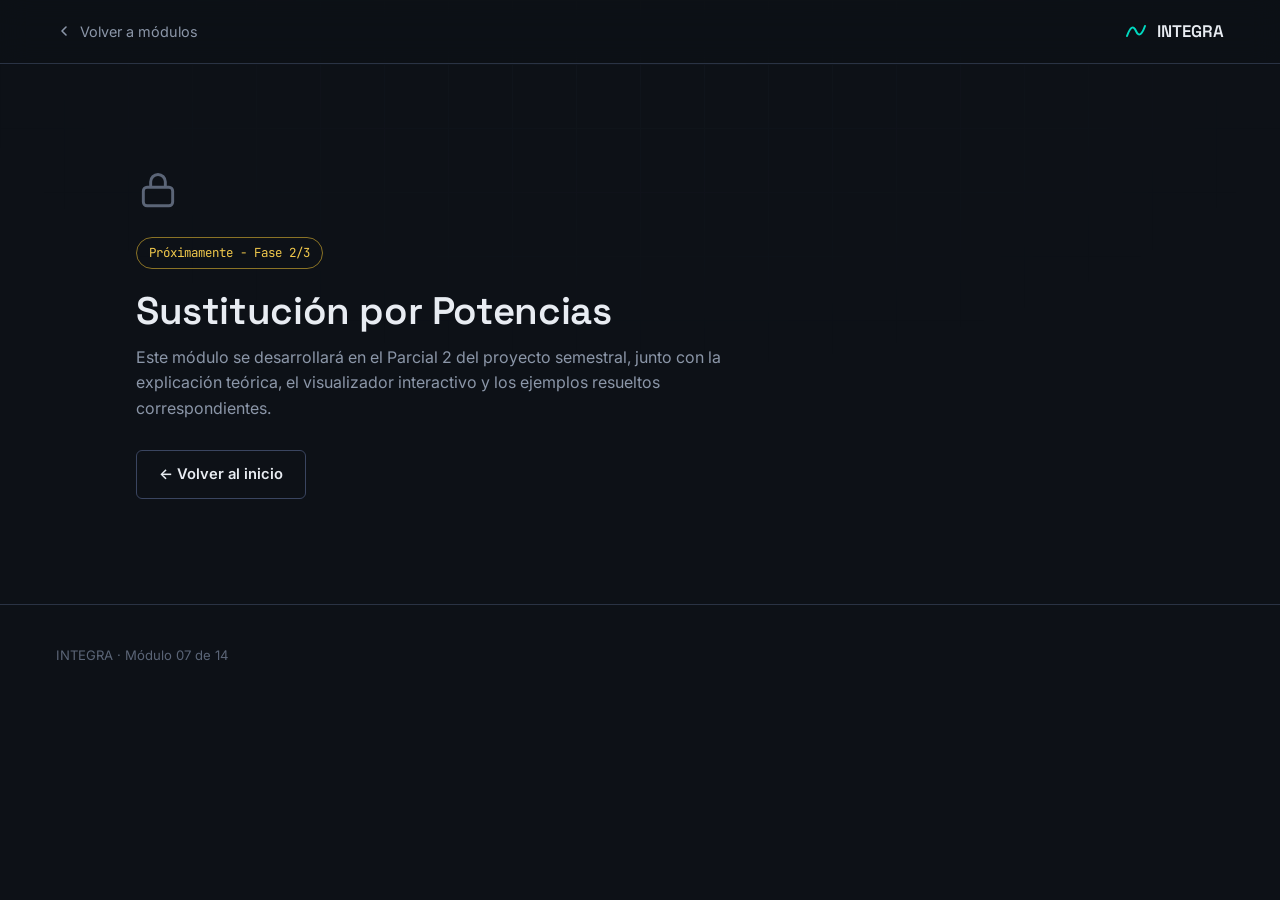
<file: modulo-07-sustitucion/index.html>
<!doctype html>
<html lang="es">
  <head>
    <meta charset="UTF-8" />
    <meta name="viewport" content="width=device-width, initial-scale=1.0" />
    <title>Sustitución por Potencias — INTEGRA</title>
    <link rel="stylesheet" href="../assets/css/design-system.css" />
    <style>
      .locked-state {
        min-height: 60vh;
        display: flex;
        flex-direction: column;
        align-items: flex-start;
        justify-content: center;
        padding: 40px 0;
      }
      .locked-state svg {
        color: var(--text-faint);
        margin-bottom: 24px;
      }
      .locked-state h1 {
        font-size: clamp(1.8rem, 3.2vw, 2.4rem);
        margin-bottom: 12px;
      }
      .locked-state .tag {
        font-family: var(--font-mono);
        font-size: 0.78rem;
        color: var(--warn);
        border: 1px solid #8a7326;
        padding: 5px 12px;
        border-radius: 100px;
        margin-bottom: 20px;
      }
    </style>
  </head>
  <body>
    <nav class="nav">
      <a href="../index.html" class="nav__back">
        <svg width="16" height="16" viewBox="0 0 16 16" fill="none">
          <path
            d="M10 12L6 8l4-4"
            stroke="currentColor"
            stroke-width="1.6"
            stroke-linecap="round"
            stroke-linejoin="round"
          />
        </svg>
        Volver a módulos
      </a>
      <div class="nav__brand">
        <svg class="nav__brand-mark" viewBox="0 0 22 22" fill="none">
          <path
            d="M2 16 Q 7 2, 11 11 T 20 6"
            stroke="#00D9C0"
            stroke-width="2"
            stroke-linecap="round"
          />
        </svg>
        <span class="nav__brand-text">INTEGRA</span>
      </div>
    </nav>
    <main class="wrap">
      <div class="locked-state">
        <svg width="44" height="44" viewBox="0 0 24 24" fill="none">
          <rect
            x="4"
            y="10"
            width="16"
            height="10"
            rx="2"
            stroke="currentColor"
            stroke-width="1.6"
          />
          <path
            d="M8 10V7a4 4 0 018 0v3"
            stroke="currentColor"
            stroke-width="1.6"
          />
        </svg>
        <span class="tag">Próximamente - Fase 2/3</span>
        <h1>Sustitución por Potencias</h1>
        <p>
          Este módulo se desarrollará en el Parcial 2 del proyecto semestral,
          junto con la explicación teórica, el visualizador interactivo y los
          ejemplos resueltos correspondientes.
        </p>
        <a href="../index.html" class="btn btn--ghost" style="margin-top: 28px"
          >← Volver al inicio</a
        >
      </div>
    </main>
    <footer class="footer">
      <span>INTEGRA · Módulo 07 de 14</span>
    </footer>
  </body>
</html>
</file>
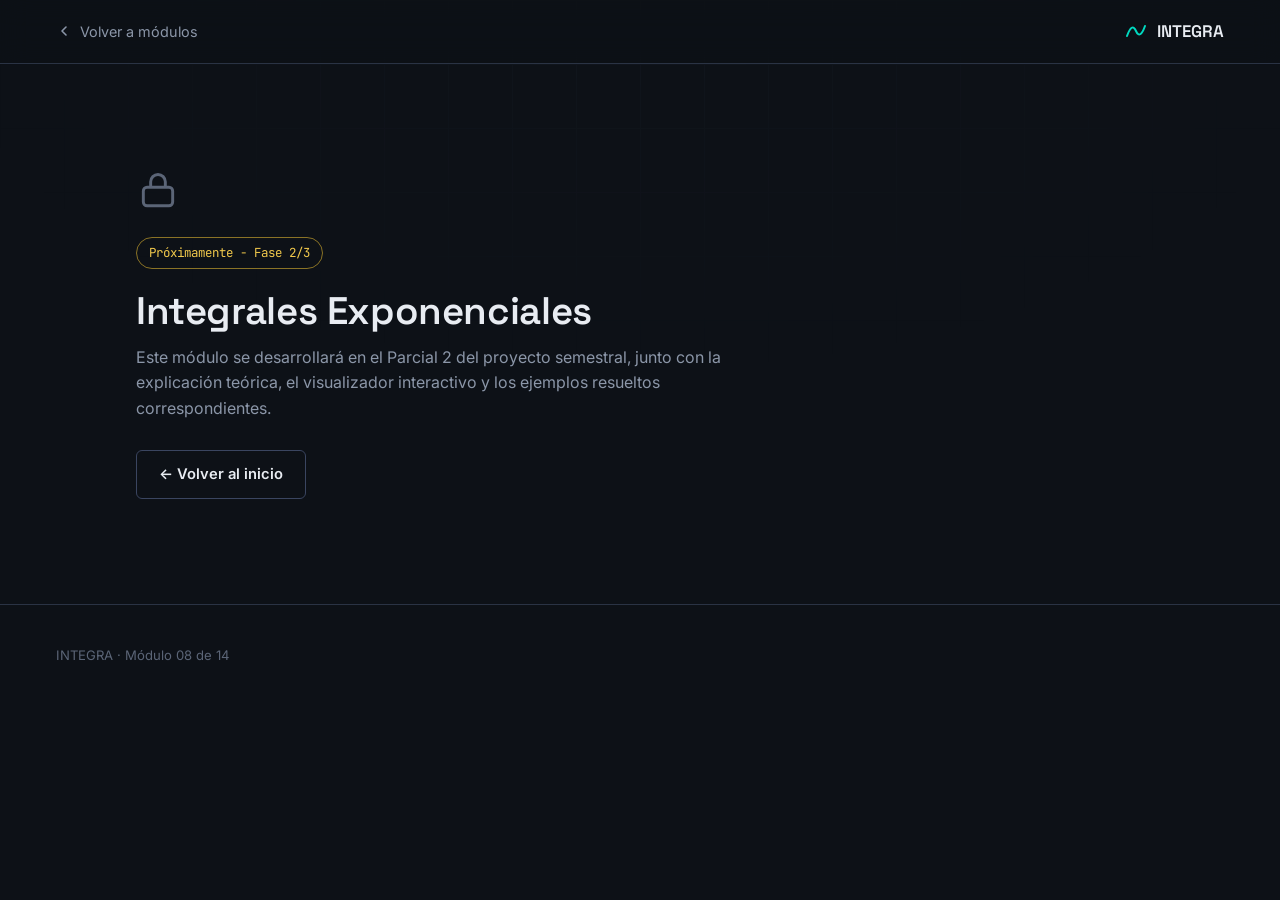
<file: modulo-08-exponenciales/index.html>
<!DOCTYPE html>
<html lang="es">
<head>
<meta charset="UTF-8">
<meta name="viewport" content="width=device-width, initial-scale=1.0">
<title>Integrales Exponenciales — INTEGRA</title>
<link rel="stylesheet" href="../assets/css/design-system.css">
<style>
  .locked-state {
    min-height: 60vh;
    display: flex;
    flex-direction: column;
    align-items: flex-start;
    justify-content: center;
    padding: 40px 0;
  }
  .locked-state svg { color: var(--text-faint); margin-bottom: 24px; }
  .locked-state h1 { font-size: clamp(1.8rem, 3.2vw, 2.4rem); margin-bottom: 12px; }
  .locked-state .tag {
    font-family: var(--font-mono); font-size: 0.78rem; color: var(--warn);
    border: 1px solid #8A7326; padding: 5px 12px; border-radius: 100px; margin-bottom: 20px;
  }
</style>
</head>
<body>
<nav class="nav">
  <a href="../index.html" class="nav__back">
    <svg width="16" height="16" viewBox="0 0 16 16" fill="none"><path d="M10 12L6 8l4-4" stroke="currentColor" stroke-width="1.6" stroke-linecap="round" stroke-linejoin="round"/></svg>
    Volver a módulos
  </a>
  <div class="nav__brand">
    <svg class="nav__brand-mark" viewBox="0 0 22 22" fill="none"><path d="M2 16 Q 7 2, 11 11 T 20 6" stroke="#00D9C0" stroke-width="2" stroke-linecap="round"/></svg>
    <span class="nav__brand-text">INTEGRA</span>
  </div>
</nav>
<main class="wrap">
  <div class="locked-state">
    <svg width="44" height="44" viewBox="0 0 24 24" fill="none"><rect x="4" y="10" width="16" height="10" rx="2" stroke="currentColor" stroke-width="1.6"/><path d="M8 10V7a4 4 0 018 0v3" stroke="currentColor" stroke-width="1.6"/></svg>
    <span class="tag">Próximamente - Fase 2/3</span>
    <h1>Integrales Exponenciales</h1>
    <p>Este módulo se desarrollará en el Parcial 2 del proyecto semestral, junto con la explicación teórica, el visualizador interactivo y los ejemplos resueltos correspondientes.</p>
    <a href="../index.html" class="btn btn--ghost" style="margin-top: 28px;">← Volver al inicio</a>
  </div>
</main>
<footer class="footer">
  <span>INTEGRA · Módulo 08 de 14</span>
</footer>
</body>
</html>
</file>
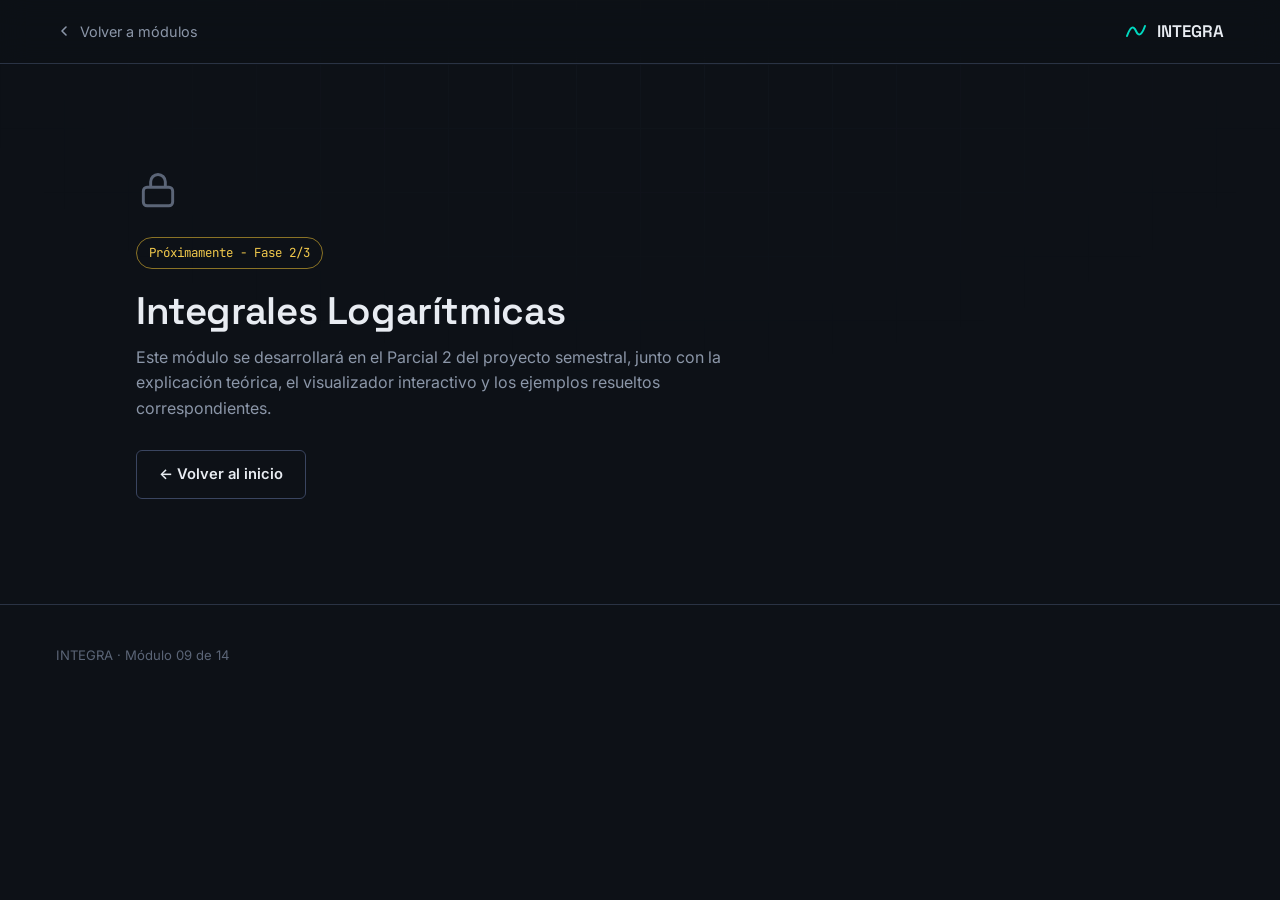
<file: modulo-09-logaritmicas/index.html>
<!DOCTYPE html>
<html lang="es">
<head>
<meta charset="UTF-8">
<meta name="viewport" content="width=device-width, initial-scale=1.0">
<title>Integrales Logarítmicas — INTEGRA</title>
<link rel="stylesheet" href="../assets/css/design-system.css">
<style>
  .locked-state {
    min-height: 60vh;
    display: flex;
    flex-direction: column;
    align-items: flex-start;
    justify-content: center;
    padding: 40px 0;
  }
  .locked-state svg { color: var(--text-faint); margin-bottom: 24px; }
  .locked-state h1 { font-size: clamp(1.8rem, 3.2vw, 2.4rem); margin-bottom: 12px; }
  .locked-state .tag {
    font-family: var(--font-mono); font-size: 0.78rem; color: var(--warn);
    border: 1px solid #8A7326; padding: 5px 12px; border-radius: 100px; margin-bottom: 20px;
  }
</style>
</head>
<body>
<nav class="nav">
  <a href="../index.html" class="nav__back">
    <svg width="16" height="16" viewBox="0 0 16 16" fill="none"><path d="M10 12L6 8l4-4" stroke="currentColor" stroke-width="1.6" stroke-linecap="round" stroke-linejoin="round"/></svg>
    Volver a módulos
  </a>
  <div class="nav__brand">
    <svg class="nav__brand-mark" viewBox="0 0 22 22" fill="none"><path d="M2 16 Q 7 2, 11 11 T 20 6" stroke="#00D9C0" stroke-width="2" stroke-linecap="round"/></svg>
    <span class="nav__brand-text">INTEGRA</span>
  </div>
</nav>
<main class="wrap">
  <div class="locked-state">
    <svg width="44" height="44" viewBox="0 0 24 24" fill="none"><rect x="4" y="10" width="16" height="10" rx="2" stroke="currentColor" stroke-width="1.6"/><path d="M8 10V7a4 4 0 018 0v3" stroke="currentColor" stroke-width="1.6"/></svg>
    <span class="tag">Próximamente - Fase 2/3</span>
    <h1>Integrales Logarítmicas</h1>
    <p>Este módulo se desarrollará en el Parcial 2 del proyecto semestral, junto con la explicación teórica, el visualizador interactivo y los ejemplos resueltos correspondientes.</p>
    <a href="../index.html" class="btn btn--ghost" style="margin-top: 28px;">← Volver al inicio</a>
  </div>
</main>
<footer class="footer">
  <span>INTEGRA · Módulo 09 de 14</span>
</footer>
</body>
</html>
</file>
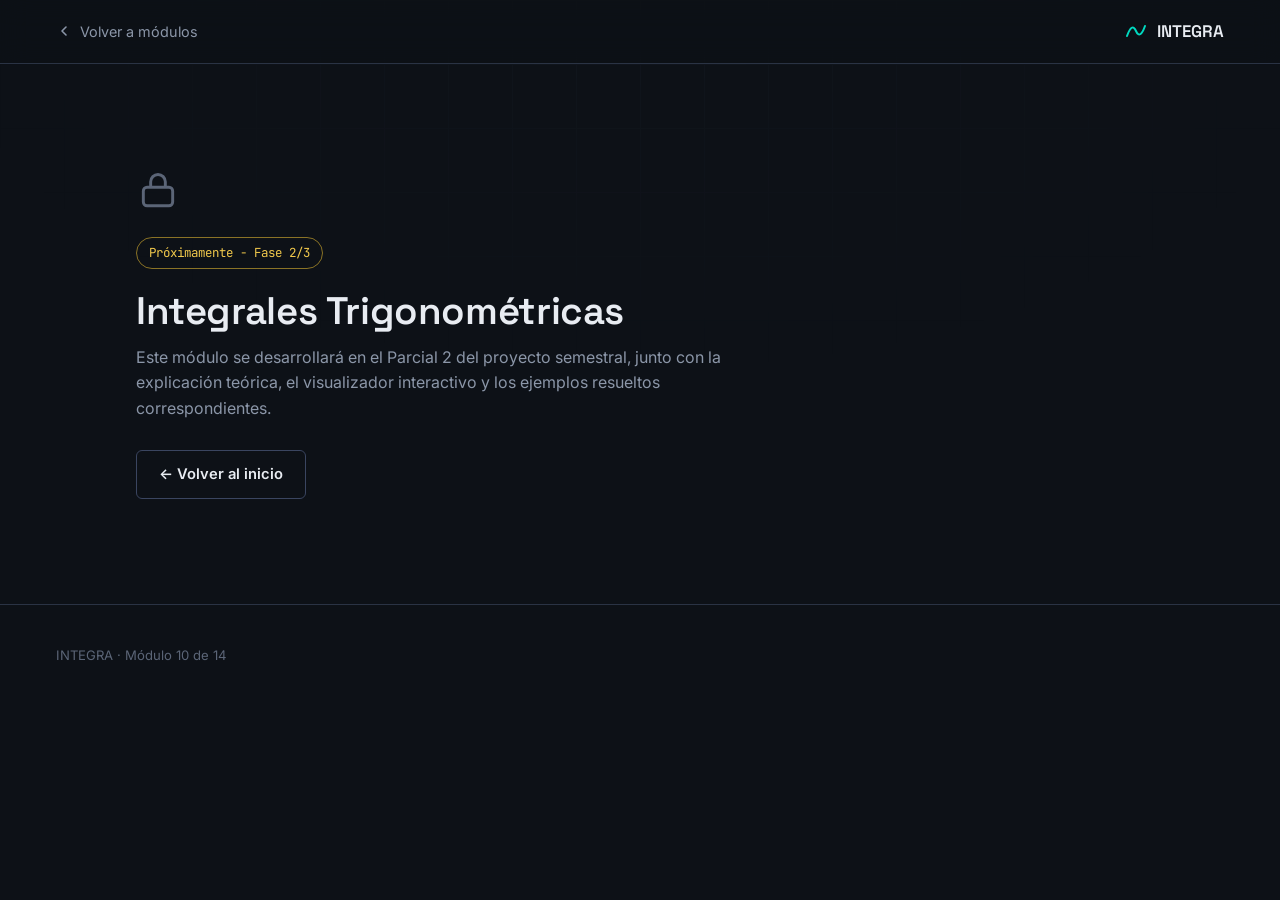
<file: modulo-10-trigonometricas/index.html>
<!DOCTYPE html>
<html lang="es">
<head>
<meta charset="UTF-8">
<meta name="viewport" content="width=device-width, initial-scale=1.0">
<title>Integrales Trigonométricas — INTEGRA</title>
<link rel="stylesheet" href="../assets/css/design-system.css">
<style>
  .locked-state {
    min-height: 60vh;
    display: flex;
    flex-direction: column;
    align-items: flex-start;
    justify-content: center;
    padding: 40px 0;
  }
  .locked-state svg { color: var(--text-faint); margin-bottom: 24px; }
  .locked-state h1 { font-size: clamp(1.8rem, 3.2vw, 2.4rem); margin-bottom: 12px; }
  .locked-state .tag {
    font-family: var(--font-mono); font-size: 0.78rem; color: var(--warn);
    border: 1px solid #8A7326; padding: 5px 12px; border-radius: 100px; margin-bottom: 20px;
  }
</style>
</head>
<body>
<nav class="nav">
  <a href="../index.html" class="nav__back">
    <svg width="16" height="16" viewBox="0 0 16 16" fill="none"><path d="M10 12L6 8l4-4" stroke="currentColor" stroke-width="1.6" stroke-linecap="round" stroke-linejoin="round"/></svg>
    Volver a módulos
  </a>
  <div class="nav__brand">
    <svg class="nav__brand-mark" viewBox="0 0 22 22" fill="none"><path d="M2 16 Q 7 2, 11 11 T 20 6" stroke="#00D9C0" stroke-width="2" stroke-linecap="round"/></svg>
    <span class="nav__brand-text">INTEGRA</span>
  </div>
</nav>
<main class="wrap">
  <div class="locked-state">
    <svg width="44" height="44" viewBox="0 0 24 24" fill="none"><rect x="4" y="10" width="16" height="10" rx="2" stroke="currentColor" stroke-width="1.6"/><path d="M8 10V7a4 4 0 018 0v3" stroke="currentColor" stroke-width="1.6"/></svg>
    <span class="tag">Próximamente - Fase 2/3</span>
    <h1>Integrales Trigonométricas</h1>
    <p>Este módulo se desarrollará en el Parcial 2 del proyecto semestral, junto con la explicación teórica, el visualizador interactivo y los ejemplos resueltos correspondientes.</p>
    <a href="../index.html" class="btn btn--ghost" style="margin-top: 28px;">← Volver al inicio</a>
  </div>
</main>
<footer class="footer">
  <span>INTEGRA · Módulo 10 de 14</span>
</footer>
</body>
</html>
</file>
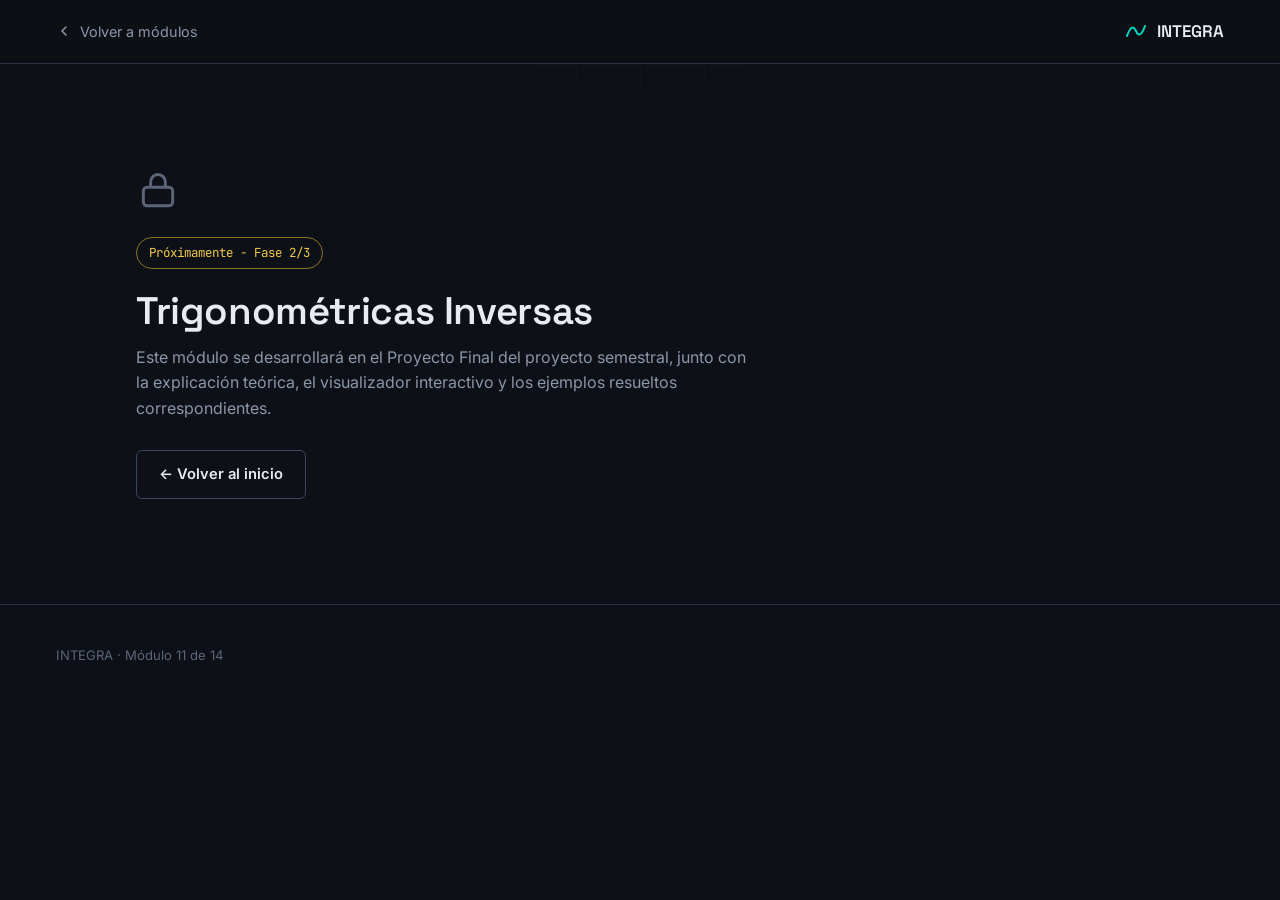
<file: modulo-11-trig-inversas/index.html>
<!DOCTYPE html>
<html lang="es">
<head>
<meta charset="UTF-8">
<meta name="viewport" content="width=device-width, initial-scale=1.0">
<title>Trigonométricas Inversas — INTEGRA</title>
<link rel="stylesheet" href="../assets/css/design-system.css">
<style>
  .locked-state {
    min-height: 60vh;
    display: flex;
    flex-direction: column;
    align-items: flex-start;
    justify-content: center;
    padding: 40px 0;
  }
  .locked-state svg { color: var(--text-faint); margin-bottom: 24px; }
  .locked-state h1 { font-size: clamp(1.8rem, 3.2vw, 2.4rem); margin-bottom: 12px; }
  .locked-state .tag {
    font-family: var(--font-mono); font-size: 0.78rem; color: var(--warn);
    border: 1px solid #8A7326; padding: 5px 12px; border-radius: 100px; margin-bottom: 20px;
  }
</style>
</head>
<body>
<nav class="nav">
  <a href="../index.html" class="nav__back">
    <svg width="16" height="16" viewBox="0 0 16 16" fill="none"><path d="M10 12L6 8l4-4" stroke="currentColor" stroke-width="1.6" stroke-linecap="round" stroke-linejoin="round"/></svg>
    Volver a módulos
  </a>
  <div class="nav__brand">
    <svg class="nav__brand-mark" viewBox="0 0 22 22" fill="none"><path d="M2 16 Q 7 2, 11 11 T 20 6" stroke="#00D9C0" stroke-width="2" stroke-linecap="round"/></svg>
    <span class="nav__brand-text">INTEGRA</span>
  </div>
</nav>
<main class="wrap">
  <div class="locked-state">
    <svg width="44" height="44" viewBox="0 0 24 24" fill="none"><rect x="4" y="10" width="16" height="10" rx="2" stroke="currentColor" stroke-width="1.6"/><path d="M8 10V7a4 4 0 018 0v3" stroke="currentColor" stroke-width="1.6"/></svg>
    <span class="tag">Próximamente - Fase 2/3</span>
    <h1>Trigonométricas Inversas</h1>
    <p>Este módulo se desarrollará en el Proyecto Final del proyecto semestral, junto con la explicación teórica, el visualizador interactivo y los ejemplos resueltos correspondientes.</p>
    <a href="../index.html" class="btn btn--ghost" style="margin-top: 28px;">← Volver al inicio</a>
  </div>
</main>
<footer class="footer">
  <span>INTEGRA · Módulo 11 de 14</span>
</footer>
</body>
</html>
</file>
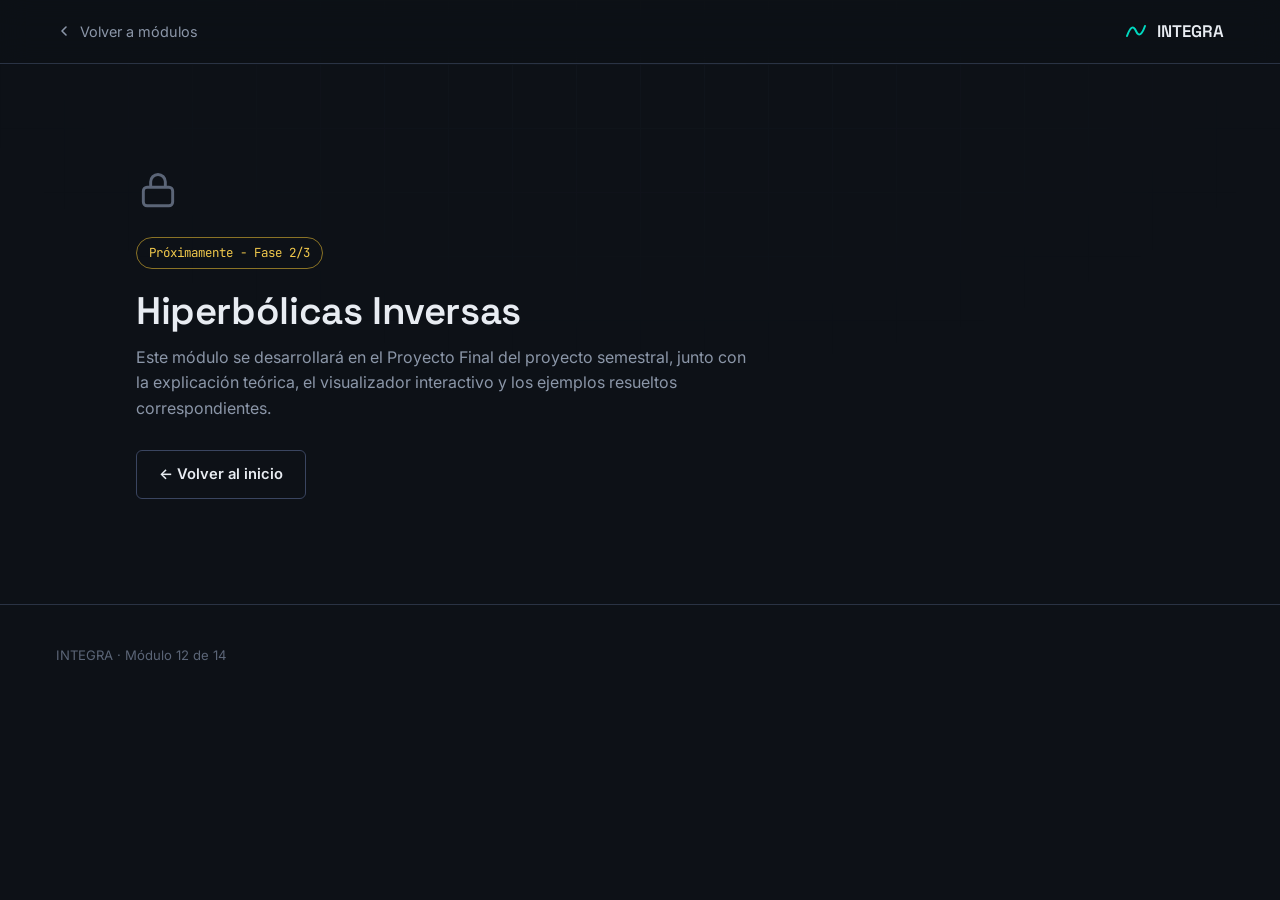
<file: modulo-12-hiperbolicas/index.html>
<!DOCTYPE html>
<html lang="es">
<head>
<meta charset="UTF-8">
<meta name="viewport" content="width=device-width, initial-scale=1.0">
<title>Hiperbólicas Inversas — INTEGRA</title>
<link rel="stylesheet" href="../assets/css/design-system.css">
<style>
  .locked-state {
    min-height: 60vh;
    display: flex;
    flex-direction: column;
    align-items: flex-start;
    justify-content: center;
    padding: 40px 0;
  }
  .locked-state svg { color: var(--text-faint); margin-bottom: 24px; }
  .locked-state h1 { font-size: clamp(1.8rem, 3.2vw, 2.4rem); margin-bottom: 12px; }
  .locked-state .tag {
    font-family: var(--font-mono); font-size: 0.78rem; color: var(--warn);
    border: 1px solid #8A7326; padding: 5px 12px; border-radius: 100px; margin-bottom: 20px;
  }
</style>
</head>
<body>
<nav class="nav">
  <a href="../index.html" class="nav__back">
    <svg width="16" height="16" viewBox="0 0 16 16" fill="none"><path d="M10 12L6 8l4-4" stroke="currentColor" stroke-width="1.6" stroke-linecap="round" stroke-linejoin="round"/></svg>
    Volver a módulos
  </a>
  <div class="nav__brand">
    <svg class="nav__brand-mark" viewBox="0 0 22 22" fill="none"><path d="M2 16 Q 7 2, 11 11 T 20 6" stroke="#00D9C0" stroke-width="2" stroke-linecap="round"/></svg>
    <span class="nav__brand-text">INTEGRA</span>
  </div>
</nav>
<main class="wrap">
  <div class="locked-state">
    <svg width="44" height="44" viewBox="0 0 24 24" fill="none"><rect x="4" y="10" width="16" height="10" rx="2" stroke="currentColor" stroke-width="1.6"/><path d="M8 10V7a4 4 0 018 0v3" stroke="currentColor" stroke-width="1.6"/></svg>
    <span class="tag">Próximamente - Fase 2/3</span>
    <h1>Hiperbólicas Inversas</h1>
    <p>Este módulo se desarrollará en el Proyecto Final del proyecto semestral, junto con la explicación teórica, el visualizador interactivo y los ejemplos resueltos correspondientes.</p>
    <a href="../index.html" class="btn btn--ghost" style="margin-top: 28px;">← Volver al inicio</a>
  </div>
</main>
<footer class="footer">
  <span>INTEGRA · Módulo 12 de 14</span>
</footer>
</body>
</html>
</file>
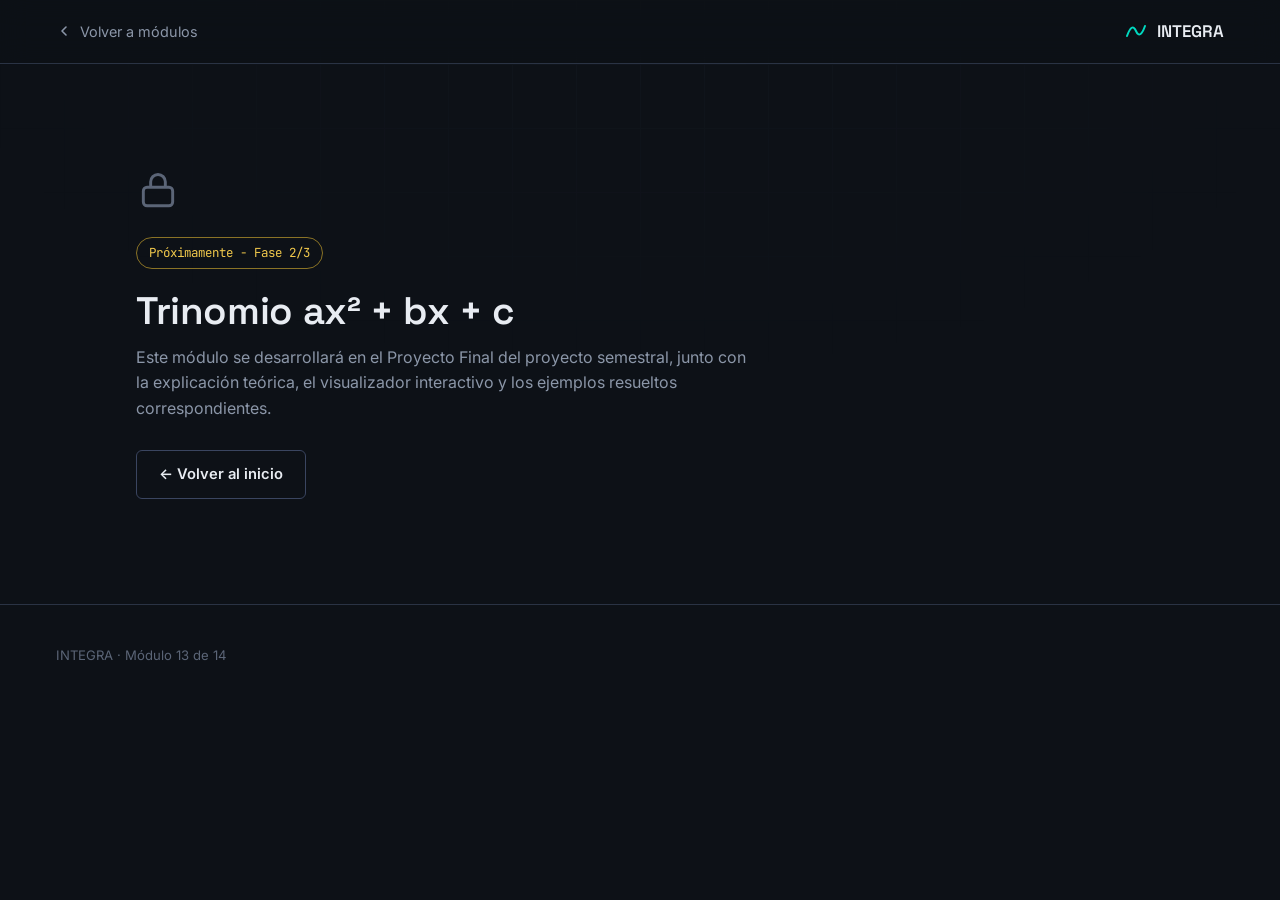
<file: modulo-13-trinomio/index.html>
<!DOCTYPE html>
<html lang="es">
<head>
<meta charset="UTF-8">
<meta name="viewport" content="width=device-width, initial-scale=1.0">
<title>Trinomio ax² + bx + c — INTEGRA</title>
<link rel="stylesheet" href="../assets/css/design-system.css">
<style>
  .locked-state {
    min-height: 60vh;
    display: flex;
    flex-direction: column;
    align-items: flex-start;
    justify-content: center;
    padding: 40px 0;
  }
  .locked-state svg { color: var(--text-faint); margin-bottom: 24px; }
  .locked-state h1 { font-size: clamp(1.8rem, 3.2vw, 2.4rem); margin-bottom: 12px; }
  .locked-state .tag {
    font-family: var(--font-mono); font-size: 0.78rem; color: var(--warn);
    border: 1px solid #8A7326; padding: 5px 12px; border-radius: 100px; margin-bottom: 20px;
  }
</style>
</head>
<body>
<nav class="nav">
  <a href="../index.html" class="nav__back">
    <svg width="16" height="16" viewBox="0 0 16 16" fill="none"><path d="M10 12L6 8l4-4" stroke="currentColor" stroke-width="1.6" stroke-linecap="round" stroke-linejoin="round"/></svg>
    Volver a módulos
  </a>
  <div class="nav__brand">
    <svg class="nav__brand-mark" viewBox="0 0 22 22" fill="none"><path d="M2 16 Q 7 2, 11 11 T 20 6" stroke="#00D9C0" stroke-width="2" stroke-linecap="round"/></svg>
    <span class="nav__brand-text">INTEGRA</span>
  </div>
</nav>
<main class="wrap">
  <div class="locked-state">
    <svg width="44" height="44" viewBox="0 0 24 24" fill="none"><rect x="4" y="10" width="16" height="10" rx="2" stroke="currentColor" stroke-width="1.6"/><path d="M8 10V7a4 4 0 018 0v3" stroke="currentColor" stroke-width="1.6"/></svg>
    <span class="tag">Próximamente - Fase 2/3</span>
    <h1>Trinomio ax² + bx + c</h1>
    <p>Este módulo se desarrollará en el Proyecto Final del proyecto semestral, junto con la explicación teórica, el visualizador interactivo y los ejemplos resueltos correspondientes.</p>
    <a href="../index.html" class="btn btn--ghost" style="margin-top: 28px;">← Volver al inicio</a>
  </div>
</main>
<footer class="footer">
  <span>INTEGRA · Módulo 13 de 14</span>
</footer>
</body>
</html>
</file>
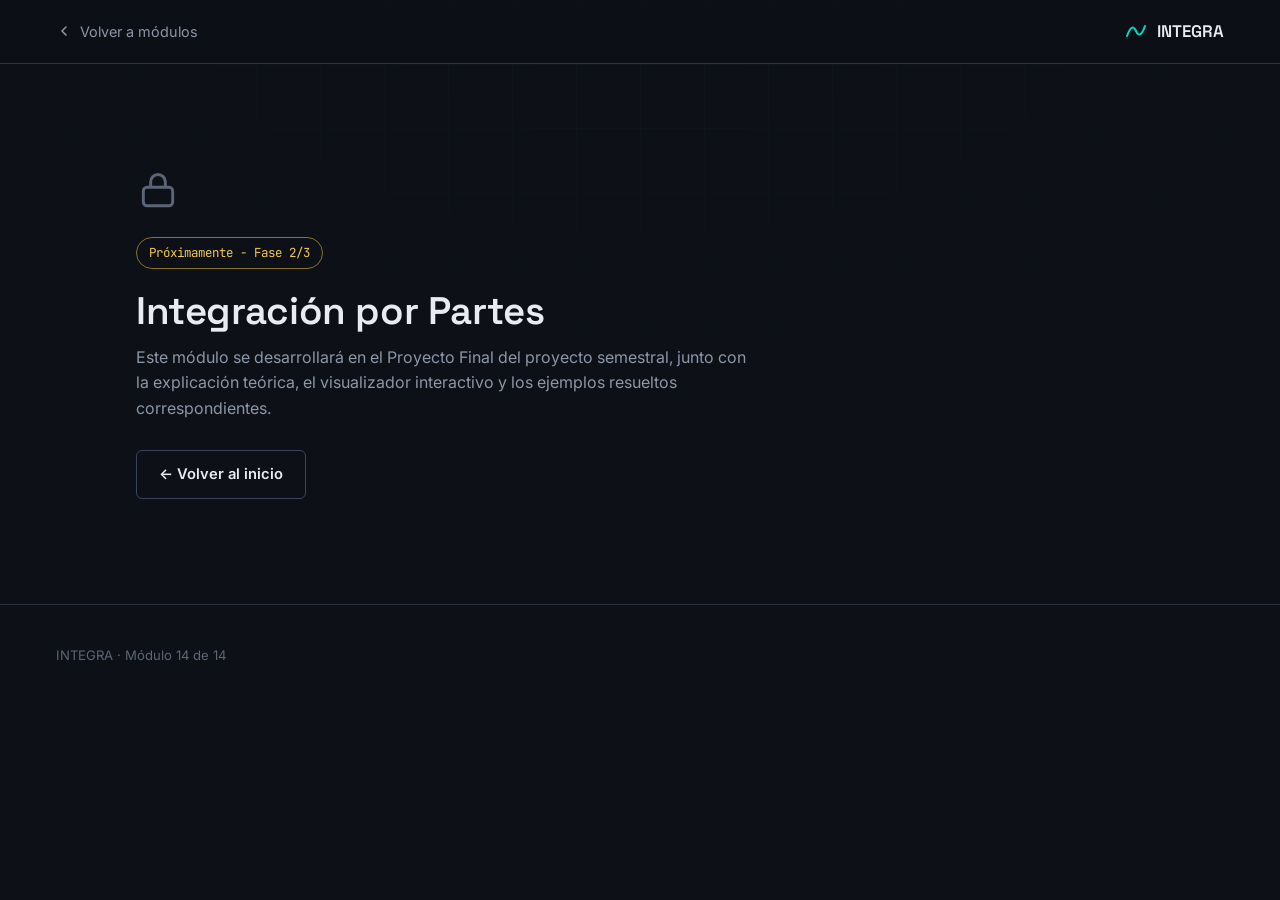
<file: modulo-14-partes/index.html>
<!DOCTYPE html>
<html lang="es">
<head>
<meta charset="UTF-8">
<meta name="viewport" content="width=device-width, initial-scale=1.0">
<title>Integración por Partes — INTEGRA</title>
<link rel="stylesheet" href="../assets/css/design-system.css">
<style>
  .locked-state {
    min-height: 60vh;
    display: flex;
    flex-direction: column;
    align-items: flex-start;
    justify-content: center;
    padding: 40px 0;
  }
  .locked-state svg { color: var(--text-faint); margin-bottom: 24px; }
  .locked-state h1 { font-size: clamp(1.8rem, 3.2vw, 2.4rem); margin-bottom: 12px; }
  .locked-state .tag {
    font-family: var(--font-mono); font-size: 0.78rem; color: var(--warn);
    border: 1px solid #8A7326; padding: 5px 12px; border-radius: 100px; margin-bottom: 20px;
  }
</style>
</head>
<body>
<nav class="nav">
  <a href="../index.html" class="nav__back">
    <svg width="16" height="16" viewBox="0 0 16 16" fill="none"><path d="M10 12L6 8l4-4" stroke="currentColor" stroke-width="1.6" stroke-linecap="round" stroke-linejoin="round"/></svg>
    Volver a módulos
  </a>
  <div class="nav__brand">
    <svg class="nav__brand-mark" viewBox="0 0 22 22" fill="none"><path d="M2 16 Q 7 2, 11 11 T 20 6" stroke="#00D9C0" stroke-width="2" stroke-linecap="round"/></svg>
    <span class="nav__brand-text">INTEGRA</span>
  </div>
</nav>
<main class="wrap">
  <div class="locked-state">
    <svg width="44" height="44" viewBox="0 0 24 24" fill="none"><rect x="4" y="10" width="16" height="10" rx="2" stroke="currentColor" stroke-width="1.6"/><path d="M8 10V7a4 4 0 018 0v3" stroke="currentColor" stroke-width="1.6"/></svg>
    <span class="tag">Próximamente - Fase 2/3</span>
    <h1>Integración por Partes</h1>
    <p>Este módulo se desarrollará en el Proyecto Final del proyecto semestral, junto con la explicación teórica, el visualizador interactivo y los ejemplos resueltos correspondientes.</p>
    <a href="../index.html" class="btn btn--ghost" style="margin-top: 28px;">← Volver al inicio</a>
  </div>
</main>
<footer class="footer">
  <span>INTEGRA · Módulo 14 de 14</span>
</footer>
</body>
</html>
</file>
<file: assets/css/design-system.css>
/* ============================================================
   INTEGRA — Sistema de Diseño
   Plataforma de Cálculo Integral · UTP
   ============================================================ */

@import url('https://fonts.googleapis.com/css2?family=Space+Grotesk:wght@400;500;600;700&family=Inter:wght@400;500;600&family=JetBrains+Mono:wght@400;500;600&display=swap');

:root {
  /* --- Color --- */
  --bg-void:        #0D1117;
  --bg-surface:     #161B22;
  --bg-surface-2:   #1C2330;
  --bg-raised:      #232B3A;
  --line:           #2A3344;
  --line-bright:    #3A4560;

  --text-primary:   #E8ECF2;
  --text-secondary: #8B96A8;
  --text-faint:     #5B6577;

  --accent:         #00D9C0;   /* cian — curva, foco principal */
  --accent-dim:     #00A08D;
  --accent-glow:    rgba(0, 217, 192, 0.35);

  --result:         #FF6B4A;   /* coral — resultado / valor final */
  --result-dim:     #C9502F;

  --warn:           #F2C94C;   /* amarillo — advertencias / n par */

  /* --- Tipografía --- */
  --font-display: 'Space Grotesk', sans-serif;
  --font-body:    'Inter', sans-serif;
  --font-mono:    'JetBrains Mono', monospace;

  /* --- Layout --- */
  --max-width: 1120px;
  --radius-sm: 6px;
  --radius-md: 10px;
  --radius-lg: 16px;

  --ease-out: cubic-bezier(0.16, 1, 0.3, 1);
  --ease-in-out: cubic-bezier(0.65, 0, 0.35, 1);
}

@media (prefers-reduced-motion: reduce) {
  *, *::before, *::after {
    animation-duration: 0.01ms !important;
    animation-iteration-count: 1 !important;
    transition-duration: 0.01ms !important;
    scroll-behavior: auto !important;
  }
}

* { box-sizing: border-box; margin: 0; padding: 0; }

html {
  scroll-behavior: smooth;
  scroll-padding-top: 90px;
}

body {
  background: var(--bg-void);
  color: var(--text-primary);
  font-family: var(--font-body);
  font-size: 16px;
  line-height: 1.6;
  -webkit-font-smoothing: antialiased;
  overflow-x: hidden;
}

/* Textura de fondo sutil — grid matemático */
body::before {
  content: '';
  position: fixed;
  inset: 0;
  background-image:
    linear-gradient(var(--line) 1px, transparent 1px),
    linear-gradient(90deg, var(--line) 1px, transparent 1px);
  background-size: 64px 64px;
  opacity: 0.15;
  pointer-events: none;
  z-index: 0;
  mask-image: radial-gradient(ellipse 80% 60% at 50% 0%, black 0%, transparent 70%);
}

h1, h2, h3, h4 {
  font-family: var(--font-display);
  font-weight: 600;
  line-height: 1.15;
  letter-spacing: -0.01em;
}

p { color: var(--text-secondary); max-width: 62ch; }

a { color: inherit; text-decoration: none; }

code, .mono { font-family: var(--font-mono); }

::selection { background: var(--accent-glow); color: var(--text-primary); }

:focus-visible {
  outline: 2px solid var(--accent);
  outline-offset: 3px;
  border-radius: 4px;
}

/* --- Scrollbar --- */
::-webkit-scrollbar { width: 10px; height: 10px; }
::-webkit-scrollbar-track { background: var(--bg-void); }
::-webkit-scrollbar-thumb { background: var(--line-bright); border-radius: 10px; }
::-webkit-scrollbar-thumb:hover { background: var(--accent-dim); }

/* ============================================================
   NAVBAR
   ============================================================ */
.nav {
  position: sticky;
  top: 0;
  z-index: 100;
  display: flex;
  align-items: center;
  justify-content: space-between;
  padding: 18px clamp(20px, 5vw, 56px);
  background: rgba(13, 17, 23, 0.78);
  backdrop-filter: blur(14px);
  border-bottom: 1px solid var(--line);
}

.nav__brand {
  display: flex;
  align-items: center;
  gap: 10px;
  font-family: var(--font-display);
  font-weight: 600;
  font-size: 1.05rem;
  color: var(--text-primary);
}

.nav__brand-mark {
  width: 22px; height: 22px;
  position: relative;
}

.nav__back {
  display: flex;
  align-items: center;
  gap: 8px;
  font-size: 0.9rem;
  color: var(--text-secondary);
  transition: color 0.2s var(--ease-out);
}
.nav__back:hover { color: var(--accent); }

/* ============================================================
   BOTONES
   ============================================================ */
.btn {
  display: inline-flex;
  align-items: center;
  gap: 8px;
  padding: 12px 22px;
  border-radius: var(--radius-sm);
  font-family: var(--font-body);
  font-weight: 600;
  font-size: 0.92rem;
  border: 1px solid transparent;
  cursor: pointer;
  transition: transform 0.18s var(--ease-out), background 0.2s, border-color 0.2s, box-shadow 0.2s;
}
.btn:active { transform: scale(0.97); }

.btn--primary {
  background: var(--accent);
  color: #06110F;
}
.btn--primary:hover {
  box-shadow: 0 0 0 1px var(--accent), 0 8px 24px -6px var(--accent-glow);
  transform: translateY(-1px);
}

.btn--ghost {
  background: transparent;
  border-color: var(--line-bright);
  color: var(--text-primary);
}
.btn--ghost:hover { border-color: var(--accent); color: var(--accent); }

/* ============================================================
   CONTENEDORES / SECCIONES
   ============================================================ */
.wrap {
  max-width: var(--max-width);
  margin: 0 auto;
  padding: 0 clamp(20px, 5vw, 56px);
  position: relative;
  z-index: 1;
}

.section { padding: clamp(56px, 9vw, 120px) 0; }

.eyebrow {
  font-family: var(--font-mono);
  font-size: 0.78rem;
  color: var(--accent);
  margin-bottom: 12px;
}

/* ============================================================
   TARJETA DE MÓDULO
   ============================================================ */
.module-card {
  position: relative;
  display: flex;
  flex-direction: column;
  justify-content: space-between;
  min-height: 168px;
  padding: 24px;
  background: var(--bg-surface);
  border: 1px solid var(--line);
  border-radius: var(--radius-md);
  overflow: hidden;
  transition: border-color 0.25s var(--ease-out), transform 0.25s var(--ease-out);
}

.module-card:not(.module-card--locked):hover {
  border-color: var(--accent-dim);
  transform: translateY(-3px);
}

.module-card__num {
  font-family: var(--font-mono);
  font-size: 0.8rem;
  color: var(--text-faint);
}

.module-card__title {
  font-size: 1.1rem;
  margin-top: 10px;
  margin-bottom: 6px;
}

.module-card__desc {
  font-size: 0.85rem;
  color: var(--text-secondary);
}

.module-card__phase {
  align-self: flex-start;
  margin-top: 16px;
  font-family: var(--font-mono);
  font-size: 0.7rem;
  padding: 4px 10px;
  border-radius: 100px;
  border: 1px solid var(--line-bright);
  color: var(--text-secondary);
}

.module-card--active .module-card__phase {
  border-color: var(--accent-dim);
  color: var(--accent);
}

.module-card--locked {
  opacity: 0.5;
  cursor: not-allowed;
}
.module-card--locked .module-card__phase {
  border-color: var(--line);
  color: var(--text-faint);
}

.modules-grid {
  display: grid;
  grid-template-columns: repeat(auto-fill, minmax(240px, 1fr));
  gap: 16px;
}

/* ============================================================
   PANEL DE FÓRMULA
   ============================================================ */
.formula-panel {
  background: var(--bg-surface);
  border: 1px solid var(--line);
  border-left: 3px solid var(--accent);
  border-radius: var(--radius-md);
  padding: 24px 28px;
  overflow-x: auto;
}

.formula-panel .katex { color: var(--text-primary); font-size: 1.15rem; }
.formula-panel .katex-display { margin: 0.4em 0; }

/* ============================================================
   EJEMPLO RESUELTO
   ============================================================ */
.example {
  background: var(--bg-surface);
  border: 1px solid var(--line);
  border-radius: var(--radius-md);
  margin-bottom: 20px;
  overflow: hidden;
}

.example__head {
  display: flex;
  align-items: center;
  justify-content: space-between;
  padding: 16px 22px;
  cursor: pointer;
  user-select: none;
}

.example__head h4 { font-size: 1rem; font-weight: 500; color: var(--text-primary); }

.example__chevron {
  width: 18px; height: 18px;
  color: var(--text-secondary);
  transition: transform 0.3s var(--ease-out);
  flex-shrink: 0;
}
.example.is-open .example__chevron { transform: rotate(180deg); }

.example__body {
  max-height: 0;
  overflow: hidden;
  transition: max-height 0.4s var(--ease-in-out);
  border-top: 1px solid transparent;
}
.example.is-open .example__body {
  border-top: 1px solid var(--line);
}

.example__body-inner { padding: 22px; }

.step {
  display: flex;
  gap: 14px;
  padding: 10px 0;
  border-bottom: 1px dashed var(--line);
}
.step:last-child { border-bottom: none; }

.step__num {
  flex-shrink: 0;
  width: 26px; height: 26px;
  border-radius: 50%;
  background: var(--bg-raised);
  color: var(--accent);
  font-family: var(--font-mono);
  font-size: 0.75rem;
  display: flex; align-items: center; justify-content: center;
}

.step__content { flex: 1; padding-top: 2px; }
.step__label { font-size: 0.82rem; color: var(--text-secondary); margin-bottom: 4px; }

.result-tag {
  display: inline-flex;
  align-items: center;
  gap: 8px;
  margin-top: 16px;
  padding: 10px 16px;
  background: rgba(255, 107, 74, 0.08);
  border: 1px solid var(--result-dim);
  border-radius: var(--radius-sm);
  font-family: var(--font-mono);
  color: var(--result);
}

/* ============================================================
   VISUALIZADOR INTERACTIVO
   ============================================================ */
.visualizer {
  background: var(--bg-surface);
  border: 1px solid var(--line);
  border-radius: var(--radius-lg);
  padding: 24px;
}

.visualizer__canvas-wrap {
  position: relative;
  width: 100%;
  border-radius: var(--radius-md);
  overflow: hidden;
  background: var(--bg-void);
  border: 1px solid var(--line);
}

.visualizer__controls {
  display: flex;
  flex-wrap: wrap;
  align-items: center;
  gap: 22px;
  margin-top: 20px;
  padding-top: 20px;
  border-top: 1px solid var(--line);
}

.control {
  display: flex;
  flex-direction: column;
  gap: 8px;
  min-width: 160px;
  flex: 1;
}

.control__label {
  display: flex;
  justify-content: space-between;
  font-size: 0.82rem;
  color: var(--text-secondary);
}

.control__value {
  font-family: var(--font-mono);
  color: var(--accent);
}

input[type="range"] {
  -webkit-appearance: none;
  width: 100%;
  height: 4px;
  border-radius: 4px;
  background: var(--line-bright);
  outline: none;
}
input[type="range"]::-webkit-slider-thumb {
  -webkit-appearance: none;
  width: 16px; height: 16px;
  border-radius: 50%;
  background: var(--accent);
  cursor: pointer;
  box-shadow: 0 0 0 4px var(--accent-glow);
  transition: transform 0.15s var(--ease-out);
}
input[type="range"]::-webkit-slider-thumb:hover { transform: scale(1.15); }

.legend {
  display: flex;
  gap: 18px;
  flex-wrap: wrap;
  font-size: 0.8rem;
  color: var(--text-secondary);
}
.legend__item { display: flex; align-items: center; gap: 6px; }
.legend__swatch { width: 10px; height: 10px; border-radius: 2px; }

/* ============================================================
   FOOTER
   ============================================================ */
.footer {
  border-top: 1px solid var(--line);
  padding: 40px clamp(20px, 5vw, 56px);
  display: flex;
  flex-wrap: wrap;
  gap: 12px;
  justify-content: space-between;
  color: var(--text-faint);
  font-size: 0.82rem;
}

/* ============================================================
   UTILIDADES DE ENTRADA (scroll reveal)
   ============================================================ */
.reveal {
  opacity: 0;
  transform: translateY(18px);
  transition: opacity 0.7s var(--ease-out), transform 0.7s var(--ease-out);
}
.reveal.is-visible { opacity: 1; transform: none; }

@media (max-width: 640px) {
  .nav__brand span.nav__brand-text { display: none; }
}
</file>
